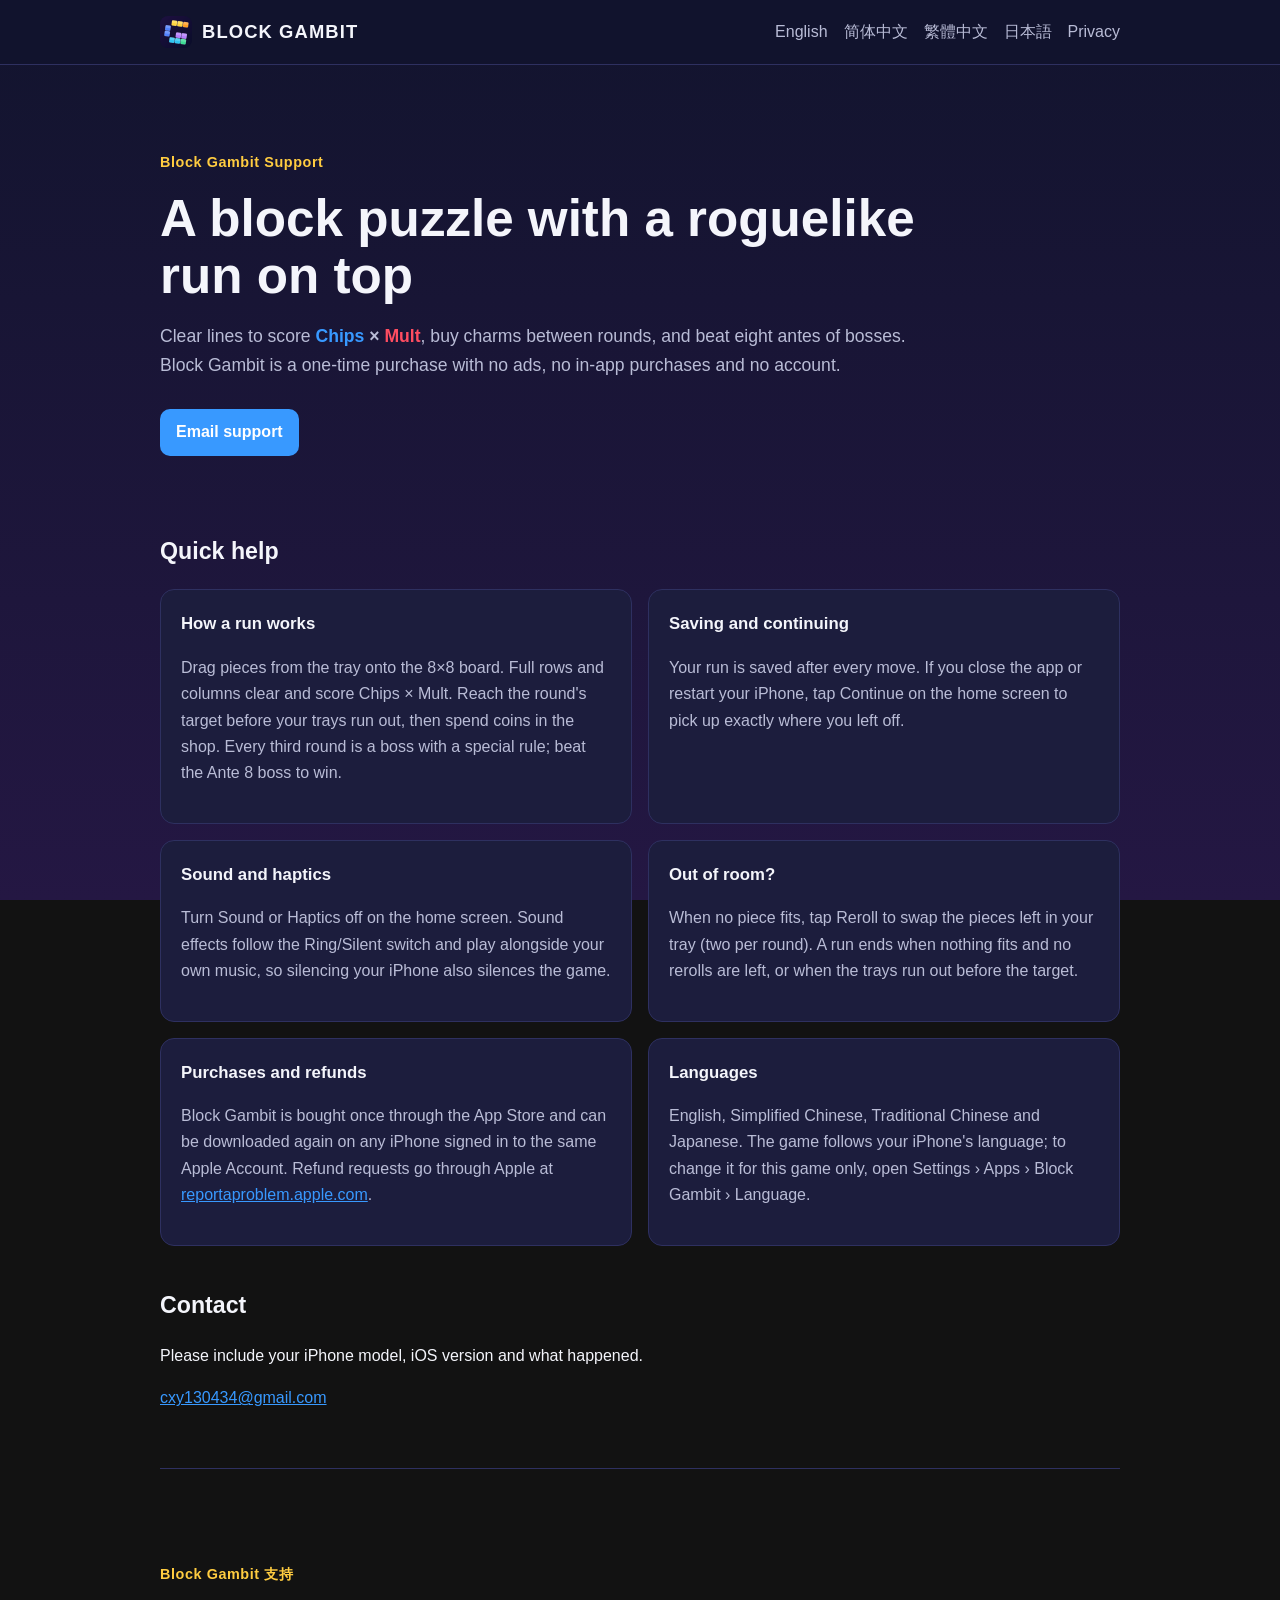
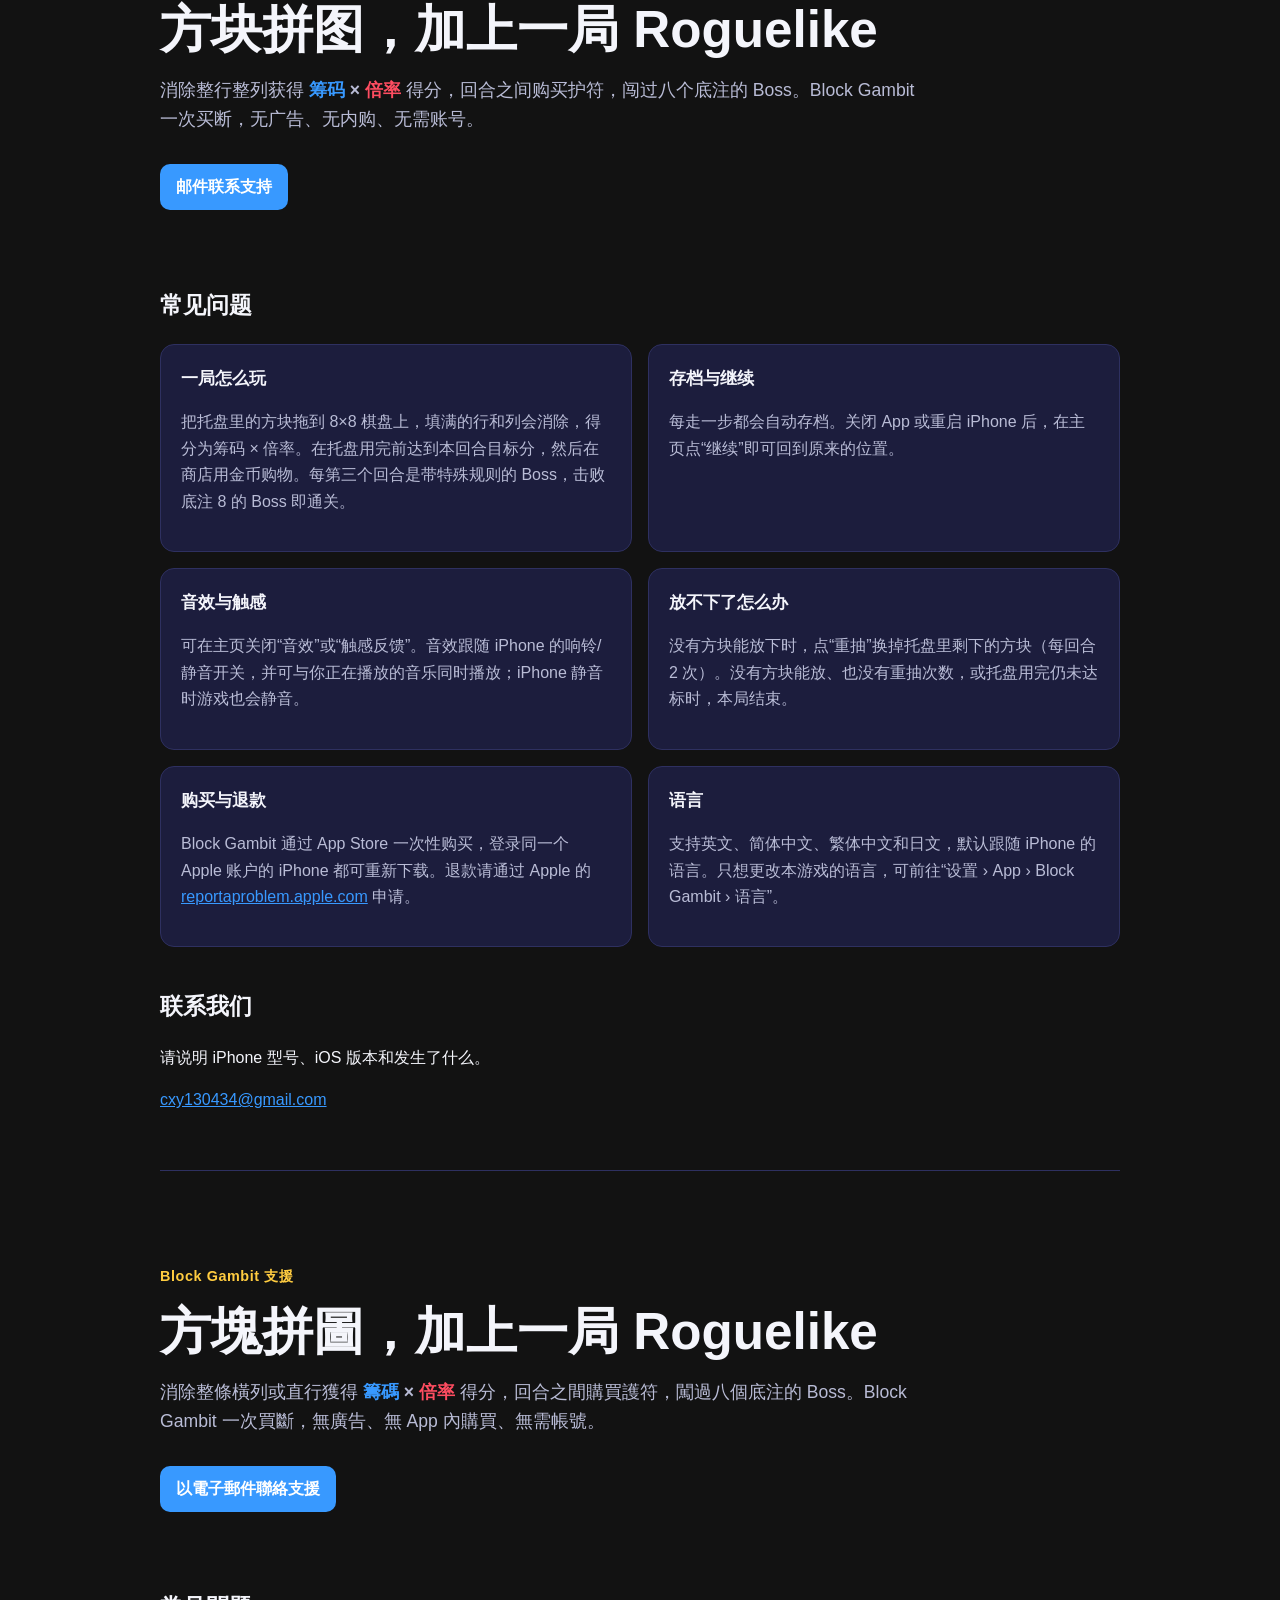
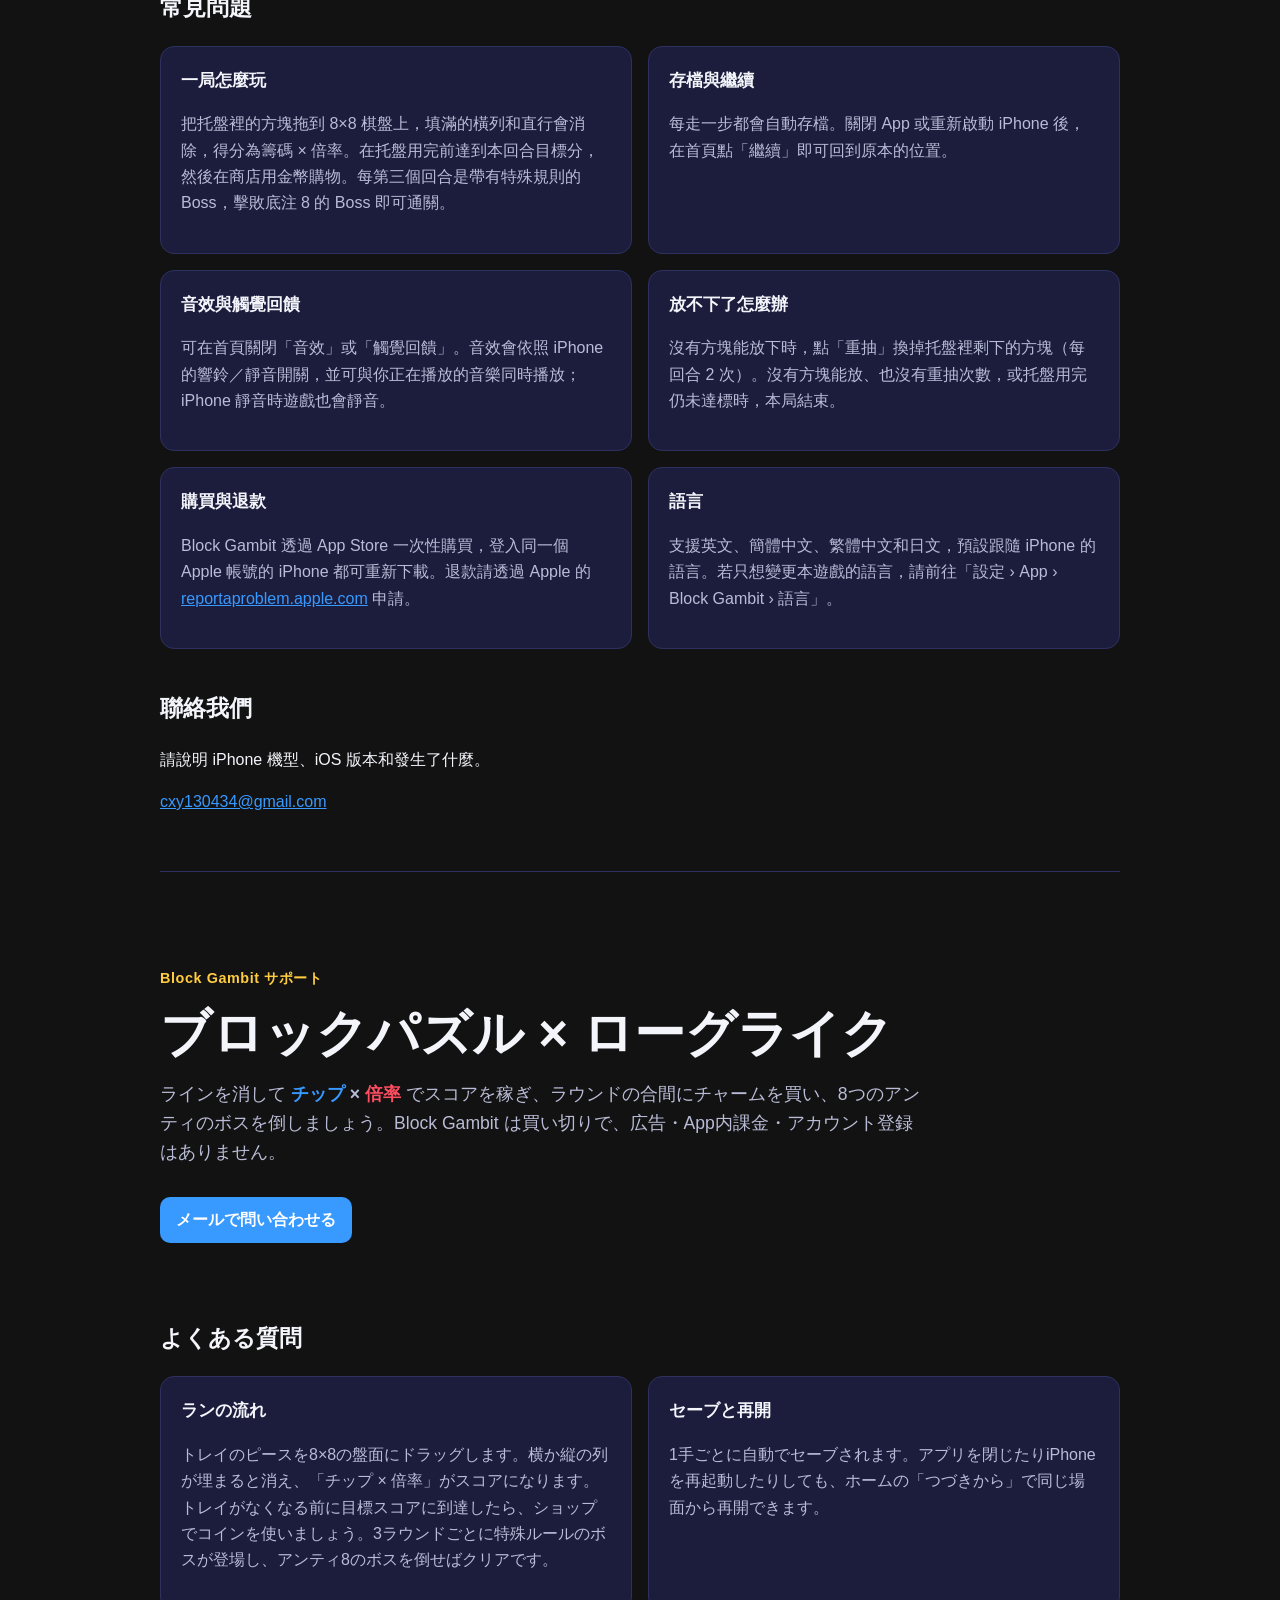
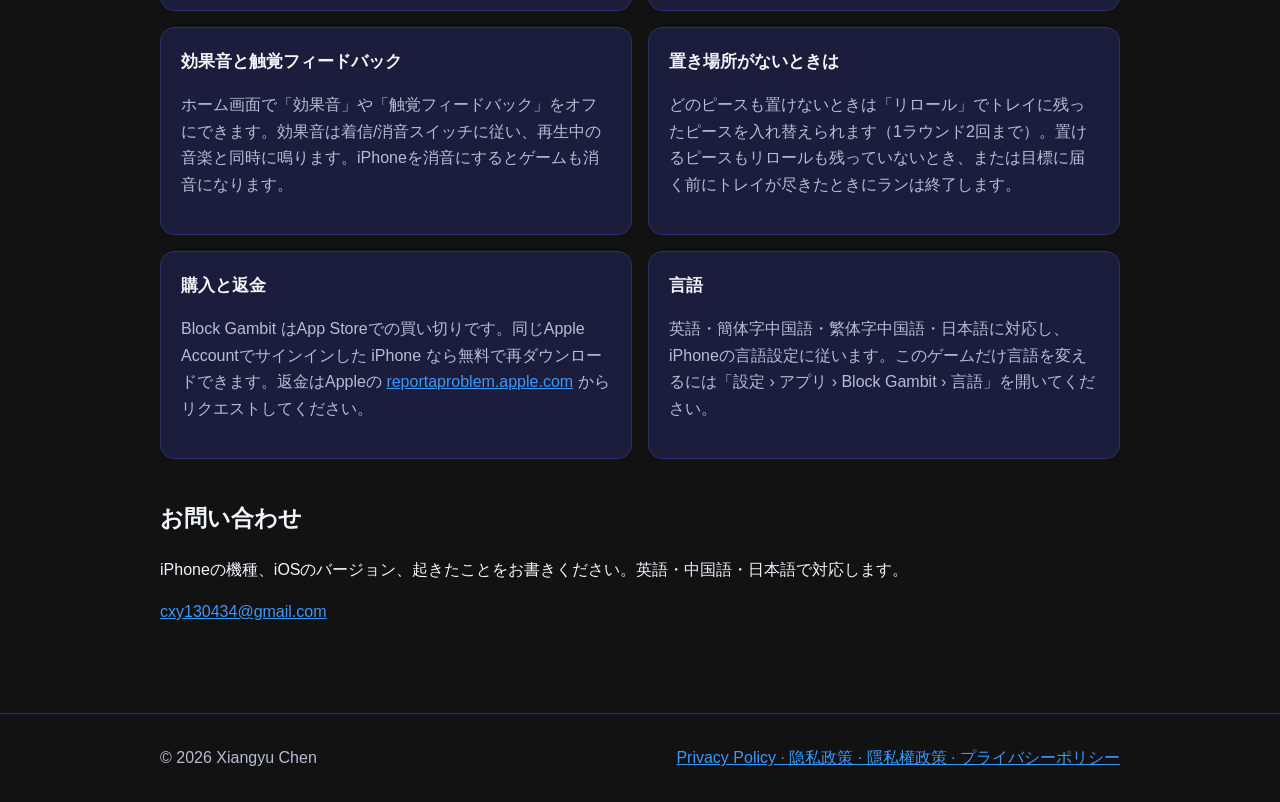
<file: index.html>
<!doctype html>
<html lang="en">
<head>
  <meta charset="utf-8">
  <meta name="viewport" content="width=device-width, initial-scale=1">
  <meta name="description" content="Support for Block Gambit, a block puzzle roguelike for iPhone.">
  <title>Block Gambit Support</title>
  <link rel="icon" href="icon.png">
  <link rel="stylesheet" href="styles.css">
</head>
<body>
  <header class="site-header">
    <div class="wrap">
      <a class="brand" href="./"><img src="icon.png" alt="">BLOCK GAMBIT</a>
      <nav aria-label="Languages and pages">
        <a href="#en">English</a>
        <a href="#zh-hans">简体中文</a>
        <a href="#zh-hant">繁體中文</a>
        <a href="#ja">日本語</a>
        <a href="privacy.html">Privacy</a>
      </nav>
    </div>
  </header>
  <main class="wrap">
    <section class="hero" id="en" lang="en">
      <p class="eyebrow">Block Gambit Support</p>
      <h1>A block puzzle with a roguelike run on top</h1>
      <p>Clear lines to score <span class="score"><span class="chips">Chips</span> × <span class="mult">Mult</span></span>, buy charms between rounds, and beat eight antes of bosses. Block Gambit is a one-time purchase with no ads, no in-app purchases and no account.</p>
      <a class="button" href="mailto:cxy130434@gmail.com?subject=Block%20Gambit%20support">Email support</a>
    </section>
    <section lang="en" aria-labelledby="help-en">
      <h2 id="help-en">Quick help</h2>
      <div class="cards">
        <article>
          <h3>How a run works</h3>
          <p>Drag pieces from the tray onto the 8×8 board. Full rows and columns clear and score Chips × Mult. Reach the round's target before your trays run out, then spend coins in the shop. Every third round is a boss with a special rule; beat the Ante 8 boss to win.</p>
        </article>
        <article>
          <h3>Saving and continuing</h3>
          <p>Your run is saved after every move. If you close the app or restart your iPhone, tap Continue on the home screen to pick up exactly where you left off.</p>
        </article>
        <article>
          <h3>Sound and haptics</h3>
          <p>Turn Sound or Haptics off on the home screen. Sound effects follow the Ring/Silent switch and play alongside your own music, so silencing your iPhone also silences the game.</p>
        </article>
        <article>
          <h3>Out of room?</h3>
          <p>When no piece fits, tap Reroll to swap the pieces left in your tray (two per round). A run ends when nothing fits and no rerolls are left, or when the trays run out before the target.</p>
        </article>
        <article>
          <h3>Purchases and refunds</h3>
          <p>Block Gambit is bought once through the App Store and can be downloaded again on any iPhone signed in to the same Apple Account. Refund requests go through Apple at <a href="https://reportaproblem.apple.com">reportaproblem.apple.com</a>.</p>
        </article>
        <article>
          <h3>Languages</h3>
          <p>English, Simplified Chinese, Traditional Chinese and Japanese. The game follows your iPhone's language; to change it for this game only, open Settings › Apps › Block Gambit › Language.</p>
        </article>
      </div>
      <h2>Contact</h2>
      <p>Please include your iPhone model, iOS version and what happened.</p>
      <p><a href="mailto:cxy130434@gmail.com?subject=Block%20Gambit%20support">cxy130434@gmail.com</a></p>
    </section>

    <hr>

    <section class="hero" id="zh-hans" lang="zh-Hans">
      <p class="eyebrow">Block Gambit 支持</p>
      <h1>方块拼图，加上一局 Roguelike</h1>
      <p>消除整行整列获得 <span class="score"><span class="chips">筹码</span> × <span class="mult">倍率</span></span> 得分，回合之间购买护符，闯过八个底注的 Boss。Block Gambit 一次买断，无广告、无内购、无需账号。</p>
      <a class="button" href="mailto:cxy130434@gmail.com?subject=Block%20Gambit%20support">邮件联系支持</a>
    </section>
    <section lang="zh-Hans" aria-labelledby="help-zh-hans">
      <h2 id="help-zh-hans">常见问题</h2>
      <div class="cards">
        <article>
          <h3>一局怎么玩</h3>
          <p>把托盘里的方块拖到 8×8 棋盘上，填满的行和列会消除，得分为筹码 × 倍率。在托盘用完前达到本回合目标分，然后在商店用金币购物。每第三个回合是带特殊规则的 Boss，击败底注 8 的 Boss 即通关。</p>
        </article>
        <article>
          <h3>存档与继续</h3>
          <p>每走一步都会自动存档。关闭 App 或重启 iPhone 后，在主页点“继续”即可回到原来的位置。</p>
        </article>
        <article>
          <h3>音效与触感</h3>
          <p>可在主页关闭“音效”或“触感反馈”。音效跟随 iPhone 的响铃/静音开关，并可与你正在播放的音乐同时播放；iPhone 静音时游戏也会静音。</p>
        </article>
        <article>
          <h3>放不下了怎么办</h3>
          <p>没有方块能放下时，点“重抽”换掉托盘里剩下的方块（每回合 2 次）。没有方块能放、也没有重抽次数，或托盘用完仍未达标时，本局结束。</p>
        </article>
        <article>
          <h3>购买与退款</h3>
          <p>Block Gambit 通过 App Store 一次性购买，登录同一个 Apple 账户的 iPhone 都可重新下载。退款请通过 Apple 的 <a href="https://reportaproblem.apple.com">reportaproblem.apple.com</a> 申请。</p>
        </article>
        <article>
          <h3>语言</h3>
          <p>支持英文、简体中文、繁体中文和日文，默认跟随 iPhone 的语言。只想更改本游戏的语言，可前往“设置 › App › Block Gambit › 语言”。</p>
        </article>
      </div>
      <h2>联系我们</h2>
      <p>请说明 iPhone 型号、iOS 版本和发生了什么。</p>
      <p><a href="mailto:cxy130434@gmail.com?subject=Block%20Gambit%20support">cxy130434@gmail.com</a></p>
    </section>

    <hr>

    <section class="hero" id="zh-hant" lang="zh-Hant">
      <p class="eyebrow">Block Gambit 支援</p>
      <h1>方塊拼圖，加上一局 Roguelike</h1>
      <p>消除整條橫列或直行獲得 <span class="score"><span class="chips">籌碼</span> × <span class="mult">倍率</span></span> 得分，回合之間購買護符，闖過八個底注的 Boss。Block Gambit 一次買斷，無廣告、無 App 內購買、無需帳號。</p>
      <a class="button" href="mailto:cxy130434@gmail.com?subject=Block%20Gambit%20support">以電子郵件聯絡支援</a>
    </section>
    <section lang="zh-Hant" aria-labelledby="help-zh-hant">
      <h2 id="help-zh-hant">常見問題</h2>
      <div class="cards">
        <article>
          <h3>一局怎麼玩</h3>
          <p>把托盤裡的方塊拖到 8×8 棋盤上，填滿的橫列和直行會消除，得分為籌碼 × 倍率。在托盤用完前達到本回合目標分，然後在商店用金幣購物。每第三個回合是帶有特殊規則的 Boss，擊敗底注 8 的 Boss 即可通關。</p>
        </article>
        <article>
          <h3>存檔與繼續</h3>
          <p>每走一步都會自動存檔。關閉 App 或重新啟動 iPhone 後，在首頁點「繼續」即可回到原本的位置。</p>
        </article>
        <article>
          <h3>音效與觸覺回饋</h3>
          <p>可在首頁關閉「音效」或「觸覺回饋」。音效會依照 iPhone 的響鈴／靜音開關，並可與你正在播放的音樂同時播放；iPhone 靜音時遊戲也會靜音。</p>
        </article>
        <article>
          <h3>放不下了怎麼辦</h3>
          <p>沒有方塊能放下時，點「重抽」換掉托盤裡剩下的方塊（每回合 2 次）。沒有方塊能放、也沒有重抽次數，或托盤用完仍未達標時，本局結束。</p>
        </article>
        <article>
          <h3>購買與退款</h3>
          <p>Block Gambit 透過 App Store 一次性購買，登入同一個 Apple 帳號的 iPhone 都可重新下載。退款請透過 Apple 的 <a href="https://reportaproblem.apple.com">reportaproblem.apple.com</a> 申請。</p>
        </article>
        <article>
          <h3>語言</h3>
          <p>支援英文、簡體中文、繁體中文和日文，預設跟隨 iPhone 的語言。若只想變更本遊戲的語言，請前往「設定 › App › Block Gambit › 語言」。</p>
        </article>
      </div>
      <h2>聯絡我們</h2>
      <p>請說明 iPhone 機型、iOS 版本和發生了什麼。</p>
      <p><a href="mailto:cxy130434@gmail.com?subject=Block%20Gambit%20support">cxy130434@gmail.com</a></p>
    </section>

    <hr>

    <section class="hero" id="ja" lang="ja">
      <p class="eyebrow">Block Gambit サポート</p>
      <h1>ブロックパズル × ローグライク</h1>
      <p>ラインを消して <span class="score"><span class="chips">チップ</span> × <span class="mult">倍率</span></span> でスコアを稼ぎ、ラウンドの合間にチャームを買い、8つのアンティのボスを倒しましょう。Block Gambit は買い切りで、広告・App内課金・アカウント登録はありません。</p>
      <a class="button" href="mailto:cxy130434@gmail.com?subject=Block%20Gambit%20support">メールで問い合わせる</a>
    </section>
    <section lang="ja" aria-labelledby="help-ja">
      <h2 id="help-ja">よくある質問</h2>
      <div class="cards">
        <article>
          <h3>ランの流れ</h3>
          <p>トレイのピースを8×8の盤面にドラッグします。横か縦の列が埋まると消え、「チップ × 倍率」がスコアになります。トレイがなくなる前に目標スコアに到達したら、ショップでコインを使いましょう。3ラウンドごとに特殊ルールのボスが登場し、アンティ8のボスを倒せばクリアです。</p>
        </article>
        <article>
          <h3>セーブと再開</h3>
          <p>1手ごとに自動でセーブされます。アプリを閉じたりiPhoneを再起動したりしても、ホームの「つづきから」で同じ場面から再開できます。</p>
        </article>
        <article>
          <h3>効果音と触覚フィードバック</h3>
          <p>ホーム画面で「効果音」や「触覚フィードバック」をオフにできます。効果音は着信/消音スイッチに従い、再生中の音楽と同時に鳴ります。iPhoneを消音にするとゲームも消音になります。</p>
        </article>
        <article>
          <h3>置き場所がないときは</h3>
          <p>どのピースも置けないときは「リロール」でトレイに残ったピースを入れ替えられます（1ラウンド2回まで）。置けるピースもリロールも残っていないとき、または目標に届く前にトレイが尽きたときにランは終了します。</p>
        </article>
        <article>
          <h3>購入と返金</h3>
          <p>Block Gambit はApp Storeでの買い切りです。同じApple Accountでサインインした iPhone なら無料で再ダウンロードできます。返金はAppleの <a href="https://reportaproblem.apple.com">reportaproblem.apple.com</a> からリクエストしてください。</p>
        </article>
        <article>
          <h3>言語</h3>
          <p>英語・簡体字中国語・繁体字中国語・日本語に対応し、iPhoneの言語設定に従います。このゲームだけ言語を変えるには「設定 › アプリ › Block Gambit › 言語」を開いてください。</p>
        </article>
      </div>
      <h2>お問い合わせ</h2>
      <p>iPhoneの機種、iOSのバージョン、起きたことをお書きください。英語・中国語・日本語で対応します。</p>
      <p><a href="mailto:cxy130434@gmail.com?subject=Block%20Gambit%20support">cxy130434@gmail.com</a></p>
    </section>
  </main>
  <footer>
    <div class="wrap">
      <p>© 2026 Xiangyu Chen</p>
      <p><a href="privacy.html">Privacy Policy · 隐私政策 · 隱私權政策 · プライバシーポリシー</a></p>
    </div>
  </footer>
</body>
</html>
</file>
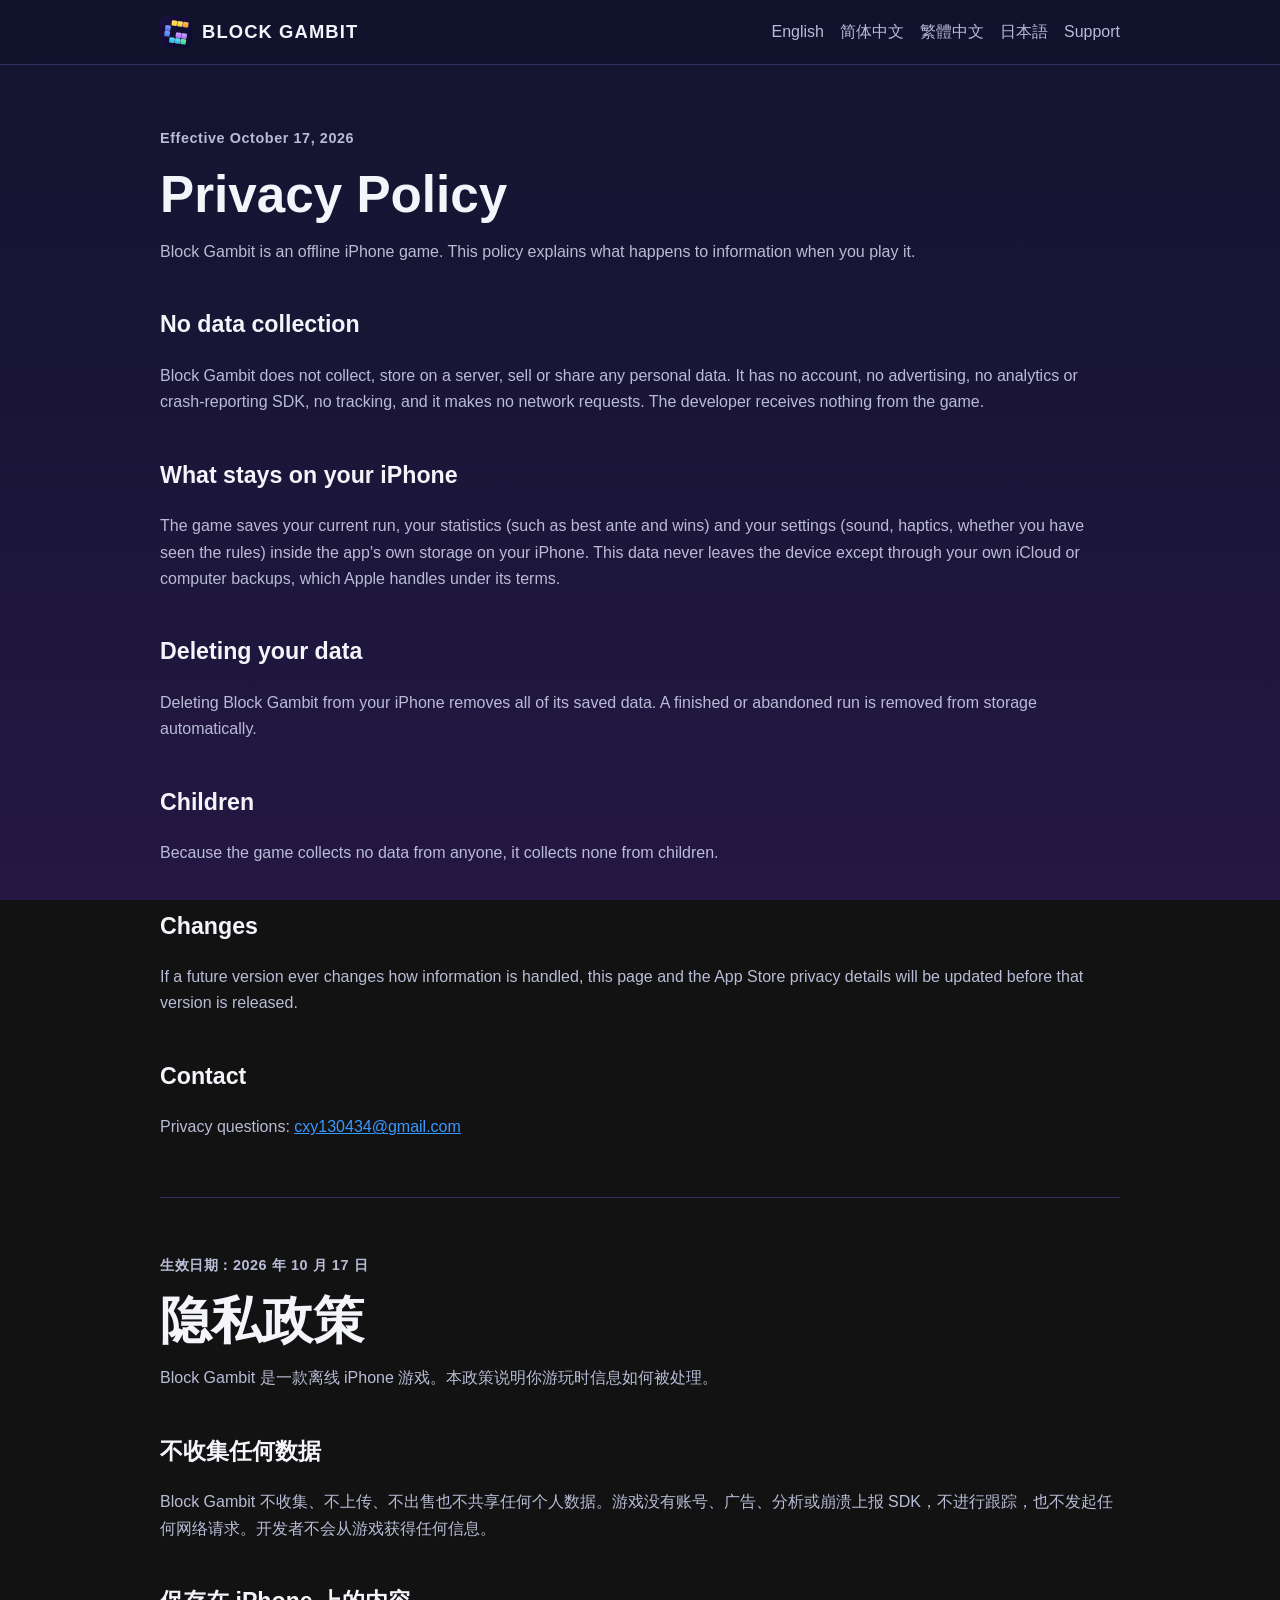
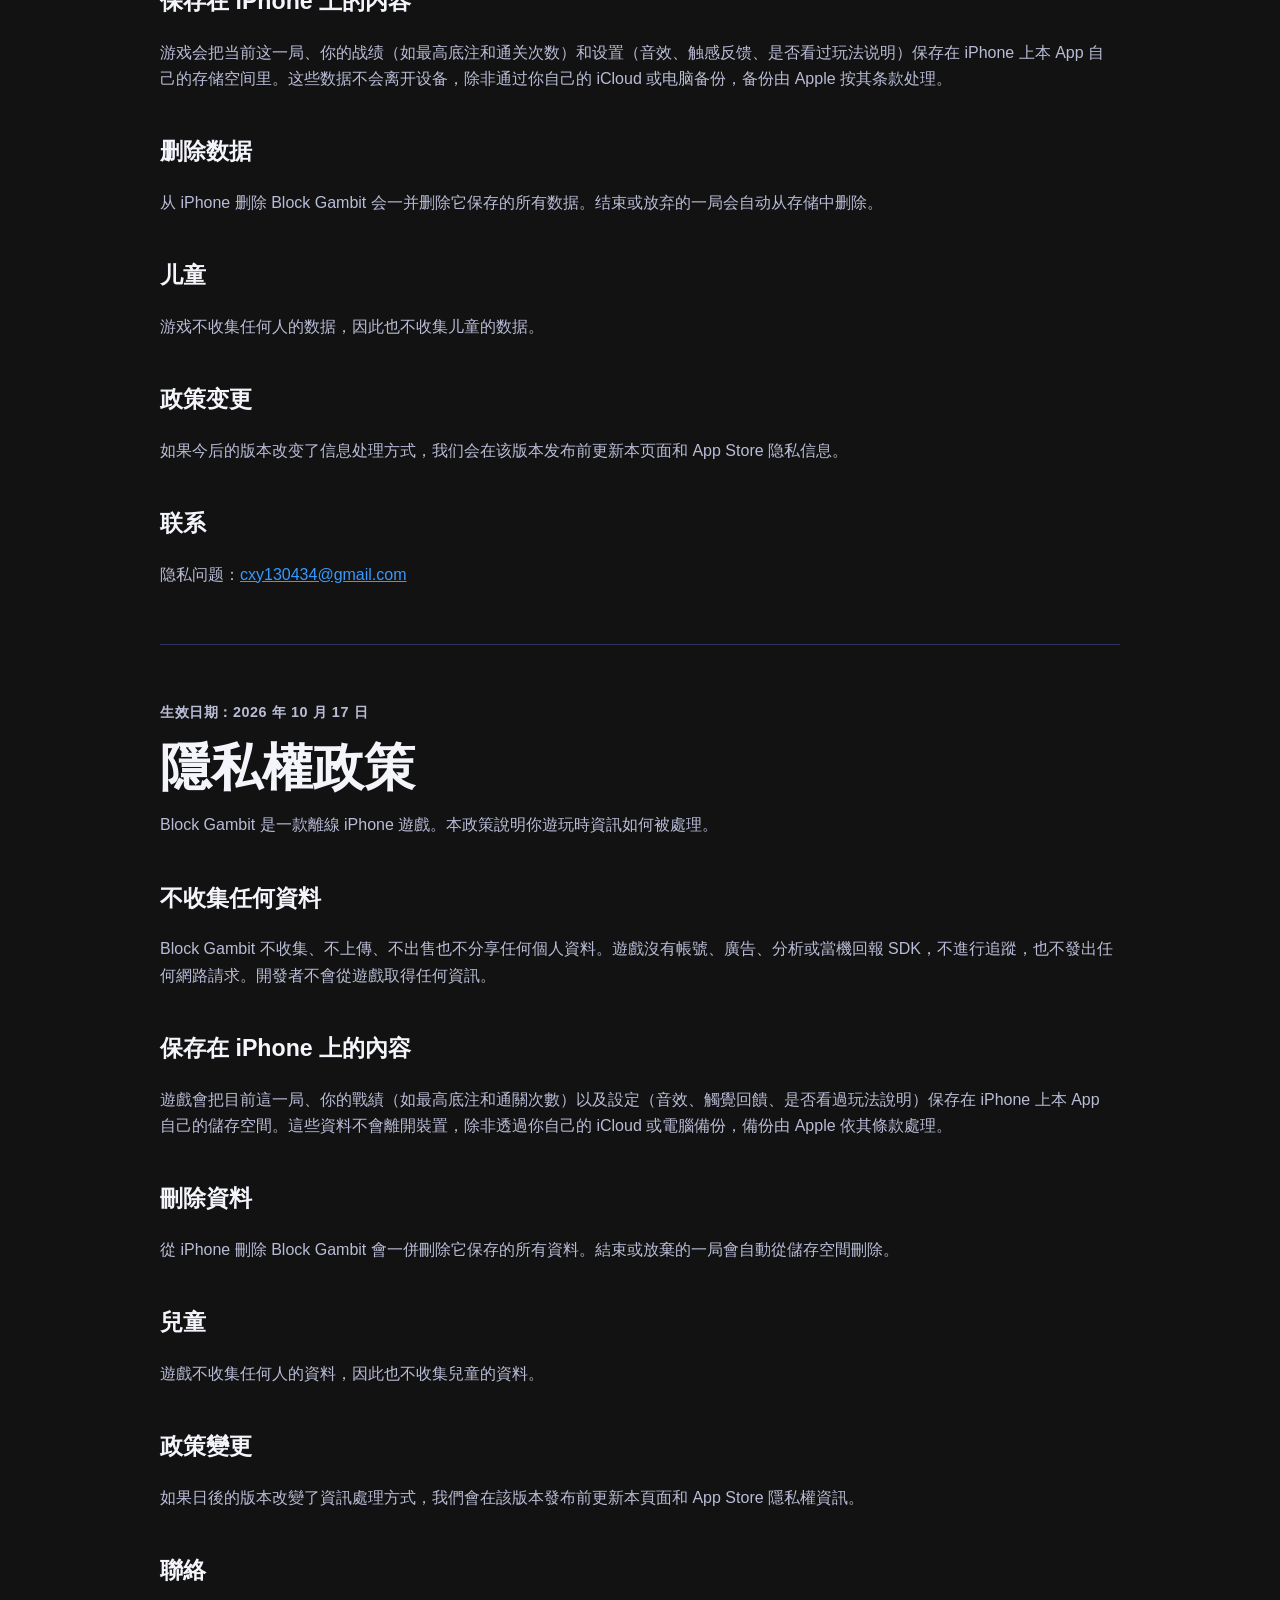
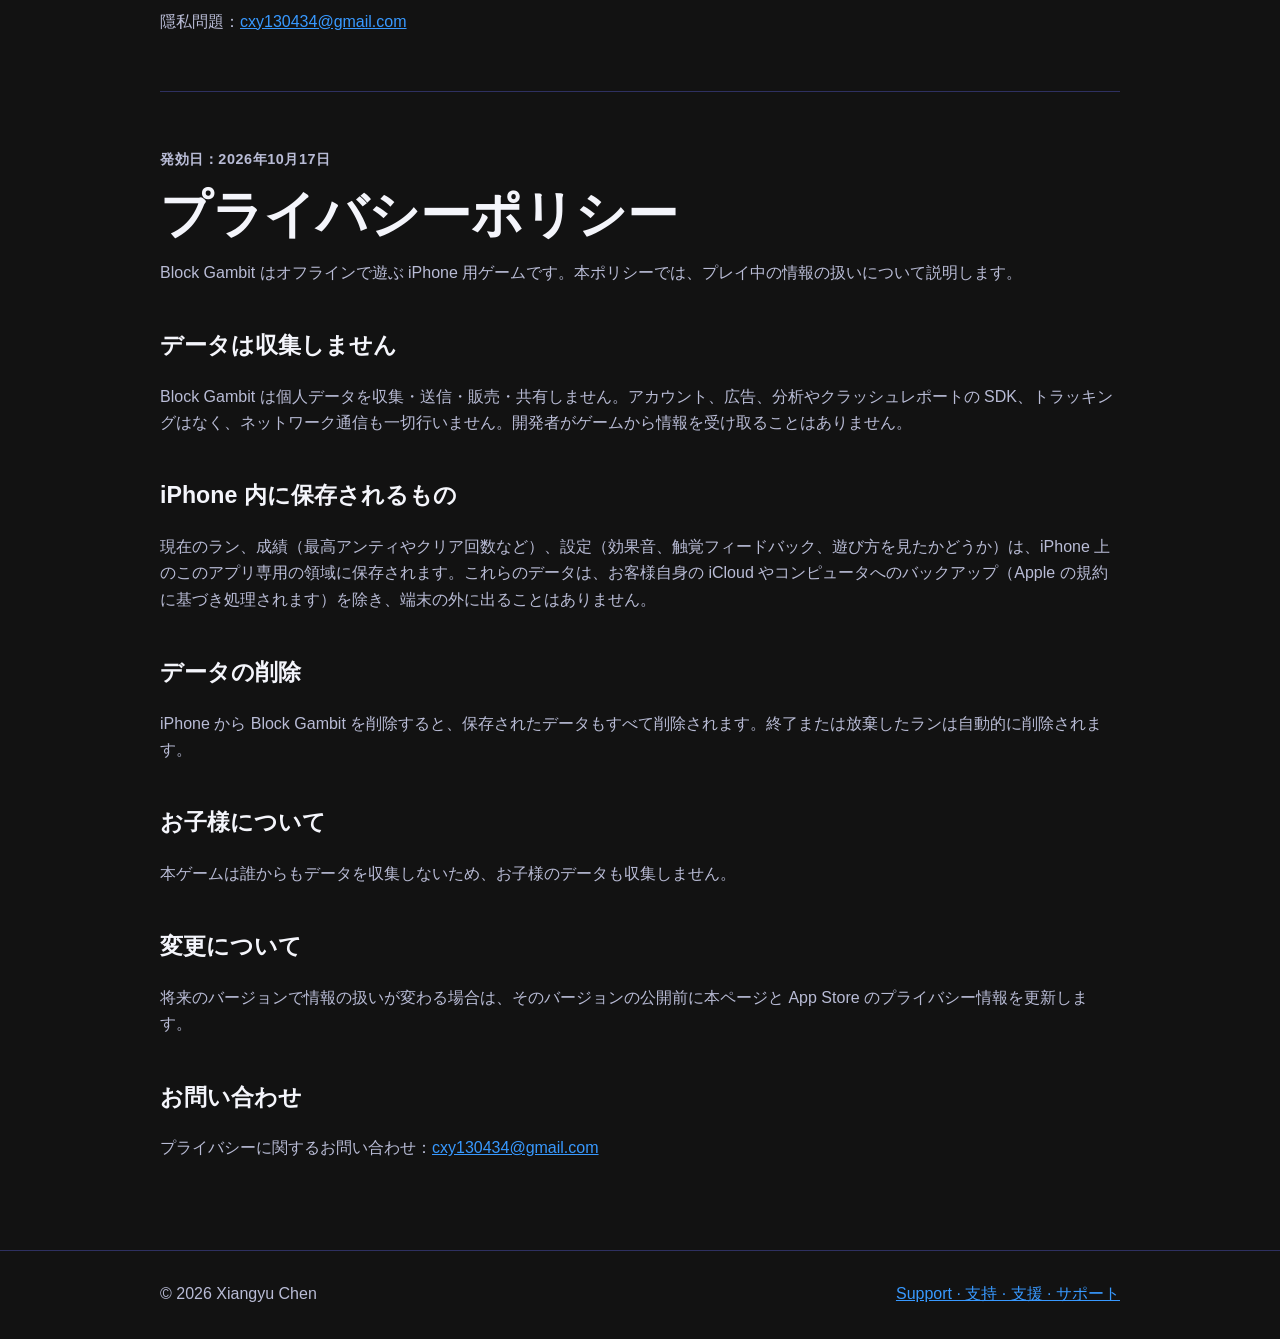
<file: privacy.html>
<!doctype html>
<html lang="en">
<head>
  <meta charset="utf-8">
  <meta name="viewport" content="width=device-width, initial-scale=1">
  <meta name="description" content="Block Gambit privacy policy: the game collects no data.">
  <title>Block Gambit Privacy Policy</title>
  <link rel="icon" href="icon.png">
  <link rel="stylesheet" href="styles.css">
</head>
<body>
  <header class="site-header">
    <div class="wrap">
      <a class="brand" href="./"><img src="icon.png" alt="">BLOCK GAMBIT</a>
      <nav aria-label="Languages and pages">
        <a href="#en">English</a>
        <a href="#zh-hans">简体中文</a>
        <a href="#zh-hant">繁體中文</a>
        <a href="#ja">日本語</a>
        <a href="./">Support</a>
      </nav>
    </div>
  </header>
  <main class="wrap policy">
    <section id="en" lang="en">
      <p class="eyebrow">Effective October 17, 2026</p>
      <h1>Privacy Policy</h1>
      <p>Block Gambit is an offline iPhone game. This policy explains what happens to information when you play it.</p>
      <h2>No data collection</h2>
      <p>Block Gambit does not collect, store on a server, sell or share any personal data. It has no account, no advertising, no analytics or crash-reporting SDK, no tracking, and it makes no network requests. The developer receives nothing from the game.</p>
      <h2>What stays on your iPhone</h2>
      <p>The game saves your current run, your statistics (such as best ante and wins) and your settings (sound, haptics, whether you have seen the rules) inside the app's own storage on your iPhone. This data never leaves the device except through your own iCloud or computer backups, which Apple handles under its terms.</p>
      <h2>Deleting your data</h2>
      <p>Deleting Block Gambit from your iPhone removes all of its saved data. A finished or abandoned run is removed from storage automatically.</p>
      <h2>Children</h2>
      <p>Because the game collects no data from anyone, it collects none from children.</p>
      <h2>Changes</h2>
      <p>If a future version ever changes how information is handled, this page and the App Store privacy details will be updated before that version is released.</p>
      <h2>Contact</h2>
      <p>Privacy questions: <a href="mailto:cxy130434@gmail.com?subject=Block%20Gambit%20privacy">cxy130434@gmail.com</a></p>
    </section>

    <hr>

    <section id="zh-hans" lang="zh-Hans">
      <p class="eyebrow">生效日期：2026 年 10 月 17 日</p>
      <h1>隐私政策</h1>
      <p>Block Gambit 是一款离线 iPhone 游戏。本政策说明你游玩时信息如何被处理。</p>
      <h2>不收集任何数据</h2>
      <p>Block Gambit 不收集、不上传、不出售也不共享任何个人数据。游戏没有账号、广告、分析或崩溃上报 SDK，不进行跟踪，也不发起任何网络请求。开发者不会从游戏获得任何信息。</p>
      <h2>保存在 iPhone 上的内容</h2>
      <p>游戏会把当前这一局、你的战绩（如最高底注和通关次数）和设置（音效、触感反馈、是否看过玩法说明）保存在 iPhone 上本 App 自己的存储空间里。这些数据不会离开设备，除非通过你自己的 iCloud 或电脑备份，备份由 Apple 按其条款处理。</p>
      <h2>删除数据</h2>
      <p>从 iPhone 删除 Block Gambit 会一并删除它保存的所有数据。结束或放弃的一局会自动从存储中删除。</p>
      <h2>儿童</h2>
      <p>游戏不收集任何人的数据，因此也不收集儿童的数据。</p>
      <h2>政策变更</h2>
      <p>如果今后的版本改变了信息处理方式，我们会在该版本发布前更新本页面和 App Store 隐私信息。</p>
      <h2>联系</h2>
      <p>隐私问题：<a href="mailto:cxy130434@gmail.com?subject=Block%20Gambit%20privacy">cxy130434@gmail.com</a></p>
    </section>

    <hr>

    <section id="zh-hant" lang="zh-Hant">
      <p class="eyebrow">生效日期：2026 年 10 月 17 日</p>
      <h1>隱私權政策</h1>
      <p>Block Gambit 是一款離線 iPhone 遊戲。本政策說明你遊玩時資訊如何被處理。</p>
      <h2>不收集任何資料</h2>
      <p>Block Gambit 不收集、不上傳、不出售也不分享任何個人資料。遊戲沒有帳號、廣告、分析或當機回報 SDK，不進行追蹤，也不發出任何網路請求。開發者不會從遊戲取得任何資訊。</p>
      <h2>保存在 iPhone 上的內容</h2>
      <p>遊戲會把目前這一局、你的戰績（如最高底注和通關次數）以及設定（音效、觸覺回饋、是否看過玩法說明）保存在 iPhone 上本 App 自己的儲存空間。這些資料不會離開裝置，除非透過你自己的 iCloud 或電腦備份，備份由 Apple 依其條款處理。</p>
      <h2>刪除資料</h2>
      <p>從 iPhone 刪除 Block Gambit 會一併刪除它保存的所有資料。結束或放棄的一局會自動從儲存空間刪除。</p>
      <h2>兒童</h2>
      <p>遊戲不收集任何人的資料，因此也不收集兒童的資料。</p>
      <h2>政策變更</h2>
      <p>如果日後的版本改變了資訊處理方式，我們會在該版本發布前更新本頁面和 App Store 隱私權資訊。</p>
      <h2>聯絡</h2>
      <p>隱私問題：<a href="mailto:cxy130434@gmail.com?subject=Block%20Gambit%20privacy">cxy130434@gmail.com</a></p>
    </section>

    <hr>

    <section id="ja" lang="ja">
      <p class="eyebrow">発効日：2026年10月17日</p>
      <h1>プライバシーポリシー</h1>
      <p>Block Gambit はオフラインで遊ぶ iPhone 用ゲームです。本ポリシーでは、プレイ中の情報の扱いについて説明します。</p>
      <h2>データは収集しません</h2>
      <p>Block Gambit は個人データを収集・送信・販売・共有しません。アカウント、広告、分析やクラッシュレポートの SDK、トラッキングはなく、ネットワーク通信も一切行いません。開発者がゲームから情報を受け取ることはありません。</p>
      <h2>iPhone 内に保存されるもの</h2>
      <p>現在のラン、成績（最高アンティやクリア回数など）、設定（効果音、触覚フィードバック、遊び方を見たかどうか）は、iPhone 上のこのアプリ専用の領域に保存されます。これらのデータは、お客様自身の iCloud やコンピュータへのバックアップ（Apple の規約に基づき処理されます）を除き、端末の外に出ることはありません。</p>
      <h2>データの削除</h2>
      <p>iPhone から Block Gambit を削除すると、保存されたデータもすべて削除されます。終了または放棄したランは自動的に削除されます。</p>
      <h2>お子様について</h2>
      <p>本ゲームは誰からもデータを収集しないため、お子様のデータも収集しません。</p>
      <h2>変更について</h2>
      <p>将来のバージョンで情報の扱いが変わる場合は、そのバージョンの公開前に本ページと App Store のプライバシー情報を更新します。</p>
      <h2>お問い合わせ</h2>
      <p>プライバシーに関するお問い合わせ：<a href="mailto:cxy130434@gmail.com?subject=Block%20Gambit%20privacy">cxy130434@gmail.com</a></p>
    </section>
  </main>
  <footer>
    <div class="wrap">
      <p>© 2026 Xiangyu Chen</p>
      <p><a href="./">Support · 支持 · 支援 · サポート</a></p>
    </div>
  </footer>
</body>
</html>
</file>
<file: styles.css>
:root {
  color-scheme: dark;
  --chips: #3899ff;
  --mult: #ff4d61;
  --coin: #ffcc40;
  --background: #12142e;
  --surface: #1c1d3d;
  --text: #f4f5fb;
  --muted: #b9bcd6;
  --border: #2e3060;
}
* { box-sizing: border-box; }
html { scroll-behavior: smooth; }
body {
  margin: 0;
  color: var(--text);
  background: linear-gradient(180deg, #12142e 0%, #241743 100%) fixed;
  font: 16px/1.65 -apple-system, BlinkMacSystemFont, "Segoe UI", "Hiragino Sans", "PingFang TC", "PingFang SC", sans-serif;
}
a { color: var(--chips); }
.wrap { width: min(960px, calc(100% - 40px)); margin: 0 auto; }
.site-header {
  position: sticky;
  top: 0;
  z-index: 1;
  border-bottom: 1px solid var(--border);
  background: color-mix(in srgb, var(--background) 88%, transparent);
  backdrop-filter: blur(14px);
}
.site-header .wrap, footer .wrap {
  display: flex;
  align-items: center;
  justify-content: space-between;
  gap: 24px;
}
.site-header .wrap { min-height: 64px; }
.brand { display: flex; align-items: center; gap: 10px; color: var(--text); font-size: 1.15rem; font-weight: 800; letter-spacing: .06em; text-decoration: none; }
.brand img { width: 32px; height: 32px; border-radius: 8px; }
nav { display: flex; flex-wrap: wrap; gap: 16px; }
nav a { color: var(--muted); text-decoration: none; }
nav a:hover { color: var(--text); }
main { padding: 48px 0 72px; }
.hero { padding: 24px 0 36px; }
.eyebrow { color: var(--coin); font-size: .9rem; font-weight: 700; letter-spacing: .04em; }
h1 { max-width: 760px; margin: 0 0 16px; font-size: clamp(2rem, 5vw, 3.2rem); line-height: 1.12; }
h2 { margin-top: 40px; font-size: 1.45rem; }
h3 { margin-top: 0; font-size: 1.05rem; }
.hero > p:not(.eyebrow) { max-width: 760px; color: var(--muted); font-size: 1.1rem; }
.button {
  display: inline-block;
  margin-top: 12px;
  padding: 10px 16px;
  border-radius: 10px;
  color: white;
  background: var(--chips);
  font-weight: 700;
  text-decoration: none;
}
.cards { display: grid; grid-template-columns: repeat(2, minmax(0, 1fr)); gap: 16px; }
.cards article {
  padding: 20px;
  border: 1px solid var(--border);
  border-radius: 14px;
  background: var(--surface);
}
.cards p, .policy p, .policy li { color: var(--muted); }
.score { font-weight: 800; }
.score .chips { color: var(--chips); }
.score .mult { color: var(--mult); }
hr { margin: 56px 0; border: 0; border-top: 1px solid var(--border); }
footer { border-top: 1px solid var(--border); color: var(--muted); }
footer .wrap { min-height: 88px; }
@media (max-width: 640px) {
  .site-header .wrap, footer .wrap { align-items: flex-start; flex-direction: column; padding: 14px 0; }
  nav { gap: 12px; }
  main { padding-top: 20px; }
  .cards { grid-template-columns: 1fr; }
}
</file>
